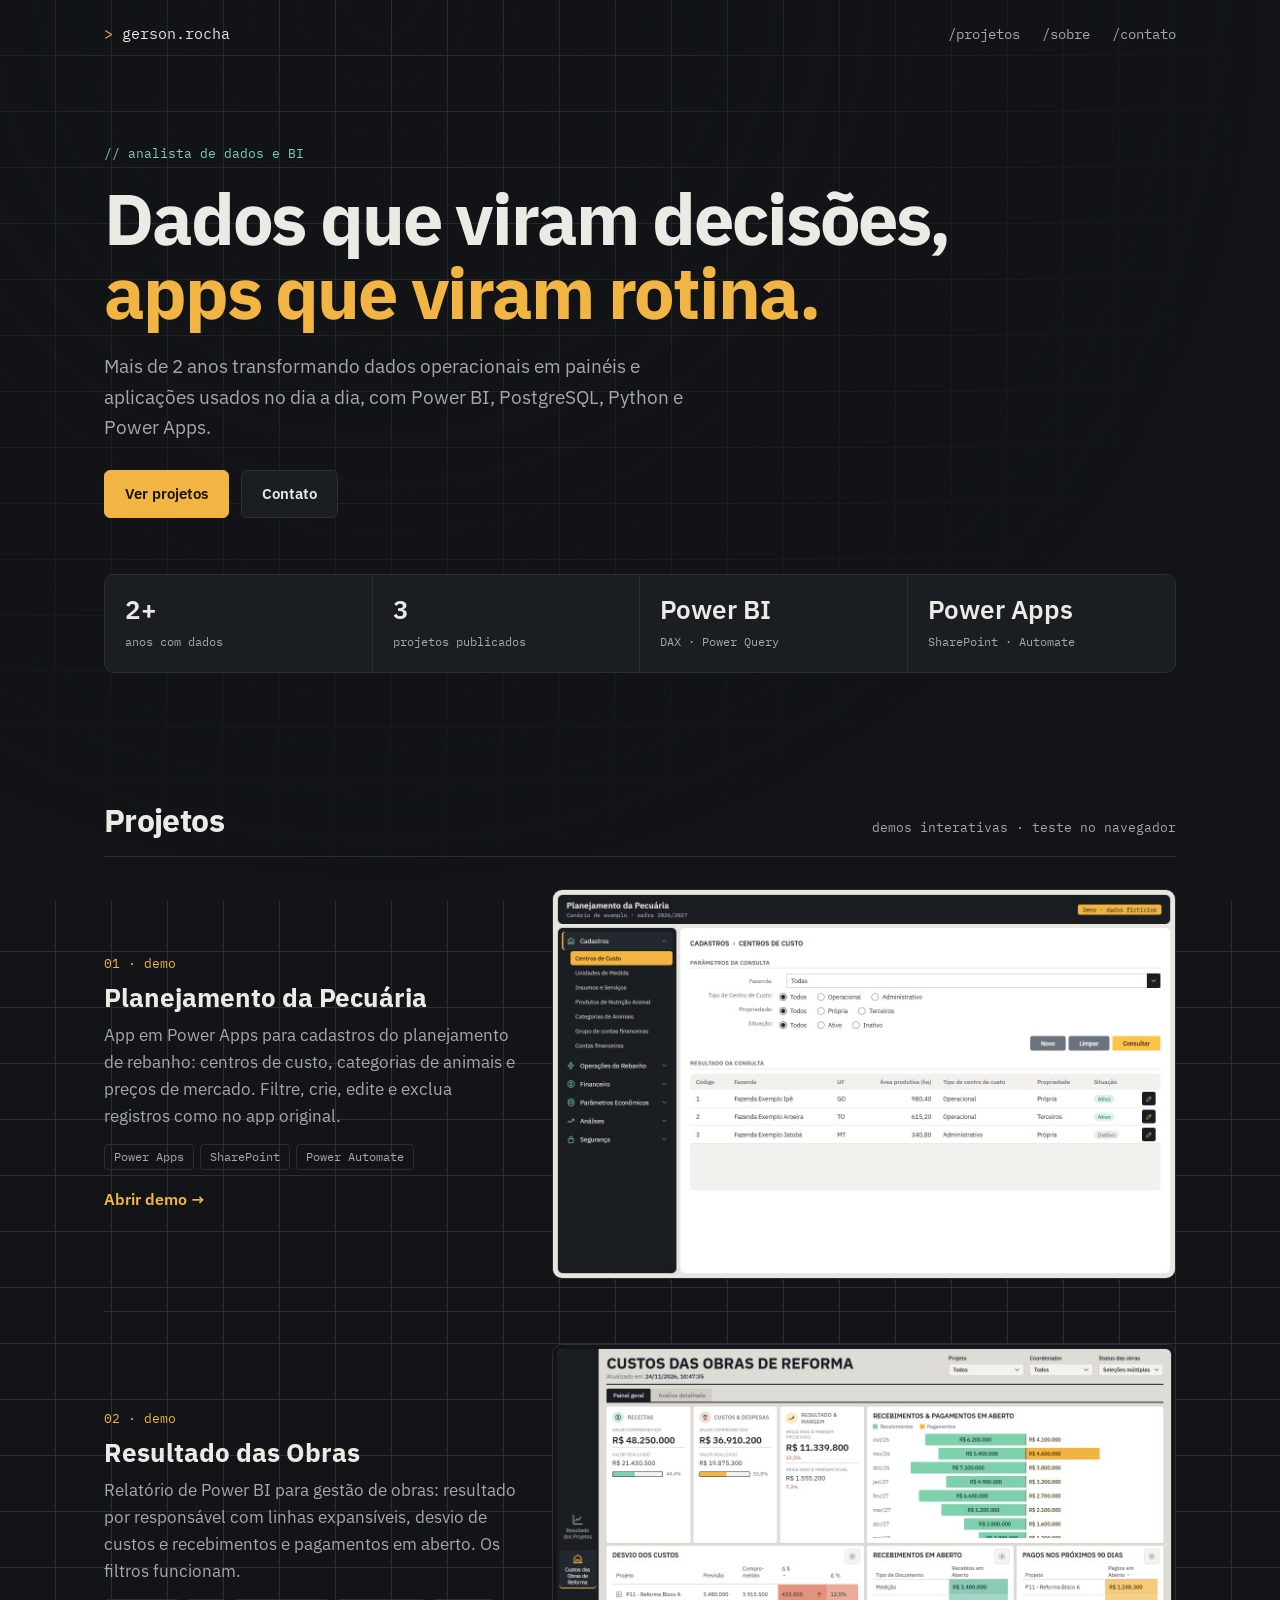
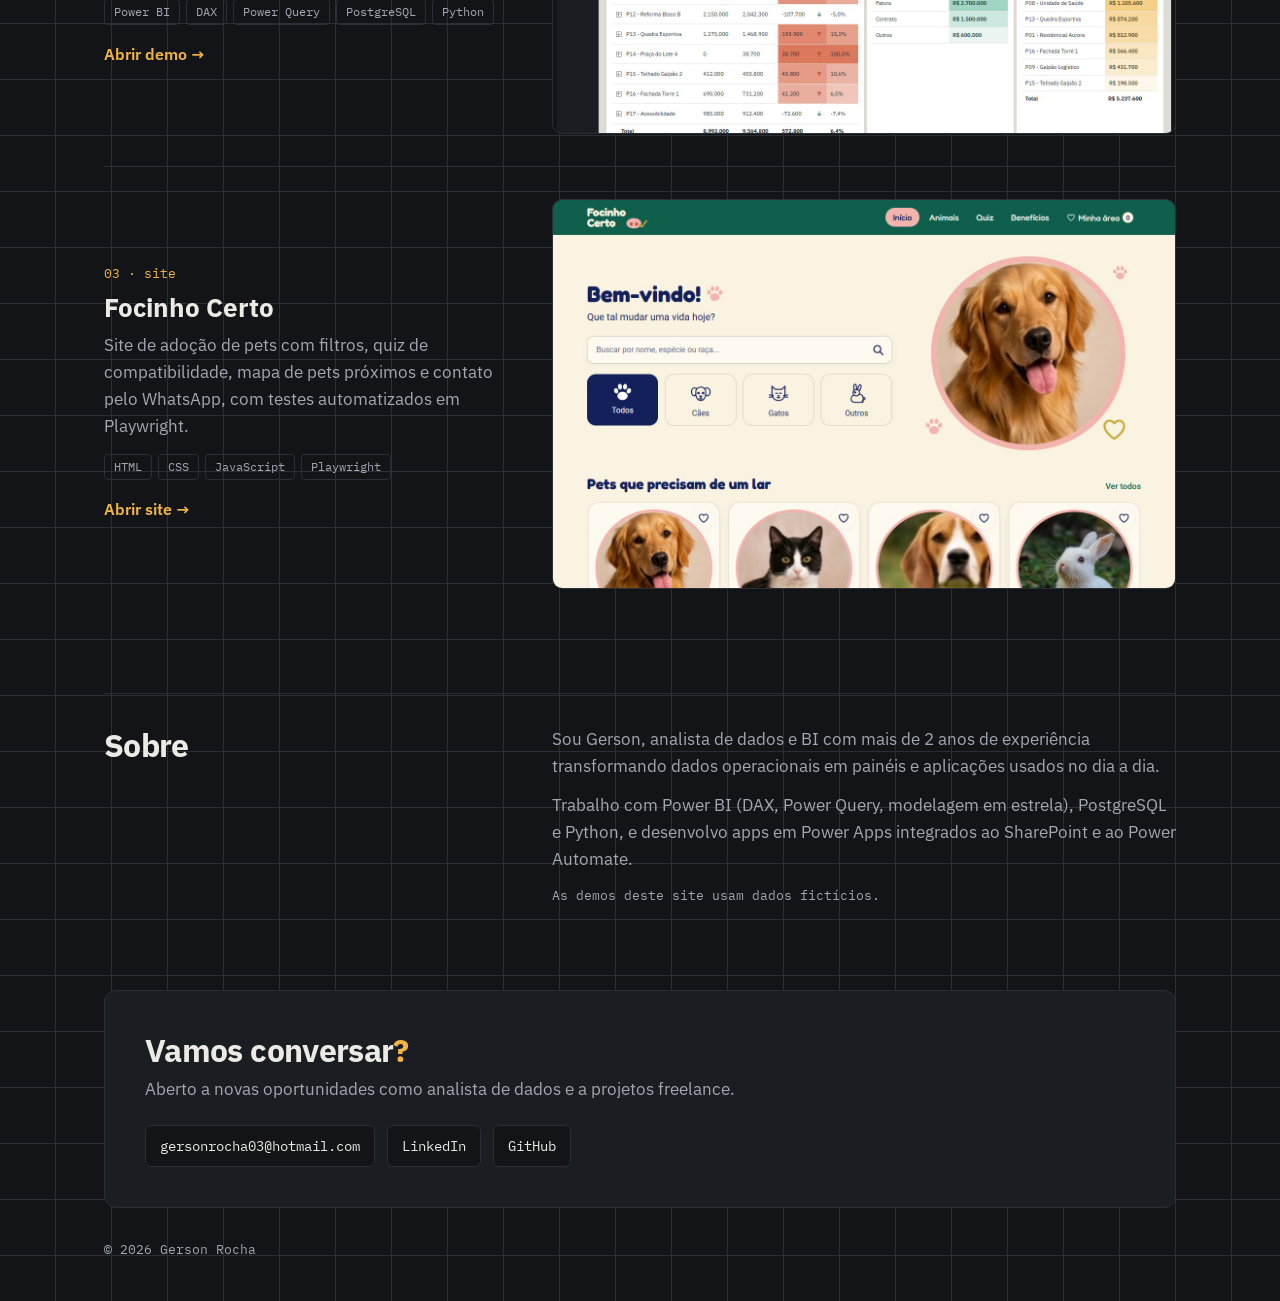
<file: index.html>
<!DOCTYPE html>
<html lang="pt-BR"><head><meta charset="UTF-8"><meta name="viewport" content="width=device-width,initial-scale=1">
<title>Gerson Rocha · Analista de Dados e BI</title>
<meta name="description" content="Portfólio de Gerson Rocha, analista de dados e BI: painéis em Power BI, apps em Power Apps e demos interativas para testar no navegador.">
<meta property="og:title" content="Gerson Rocha · Analista de Dados e BI">
<meta property="og:description" content="Dados que viram decisões, apps que viram rotina. Demos interativas de Power BI e Power Apps.">
<meta property="og:image" content="https://ayazin.github.io/portfolio/img/resultado-obras.jpg">
<meta name="theme-color" content="#121417">
<link rel="icon" href="data:image/svg+xml,%3Csvg xmlns='http://www.w3.org/2000/svg' viewBox='0 0 32 32'%3E%3Crect width='32' height='32' rx='6' fill='%23121417'/%3E%3Cpath d='M9 11l6 5-6 5' fill='none' stroke='%23f2b544' stroke-width='3' stroke-linecap='round' stroke-linejoin='round'/%3E%3Cpath d='M17 22h7' stroke='%23eceae4' stroke-width='3' stroke-linecap='round'/%3E%3C/svg%3E">
<link rel="preconnect" href="https://fonts.googleapis.com">
<link href="https://fonts.googleapis.com/css2?family=IBM+Plex+Mono:wght@400;500&family=IBM+Plex+Sans:wght@400;600;700&display=swap" rel="stylesheet">
<link rel="stylesheet" href="style.css"></head><body>
<a class="pular" href="#conteudo">Pular para o conteúdo</a>
<div class="w">
<header class="topo"><a class="marca" href="#"><span aria-hidden="true">&gt;</span> gerson.rocha</a>
<nav aria-label="Seções"><a href="#projetos">/projetos</a><a href="#sobre">/sobre</a><a href="#contato">/contato</a></nav></header>

<main id="conteudo">
<section class="hero" aria-labelledby="titulo">
  <p class="kick">// analista de dados e BI</p>
  <h1 id="titulo">Dados que viram decisões, <span>apps que viram rotina.</span></h1>
  <p class="lead">Mais de 2 anos transformando dados operacionais em painéis e aplicações usados no dia a dia, com Power BI, PostgreSQL, Python e Power Apps.</p>
  <div class="cta"><a class="btn p" href="#projetos">Ver projetos</a><a class="btn" href="#contato">Contato</a></div>
  <ul class="kpis" aria-label="Resumo">
    <li><b>2+</b><small>anos com dados</small></li>
    <li><b>3</b><small>projetos publicados</small></li>
    <li><b>Power BI</b><small>DAX · Power Query</small></li>
    <li><b>Power Apps</b><small>SharePoint · Automate</small></li>
  </ul>
</section>

<section id="projetos" aria-labelledby="t-proj">
  <div class="sh"><h2 id="t-proj">Projetos</h2><p>demos interativas · teste no navegador</p></div>

  <article class="proj">
    <div class="txt"><p class="idx">01 · demo</p><h3>Planejamento da Pecuária</h3>
      <p>App em Power Apps para cadastros do planejamento de rebanho: centros de custo, categorias de animais e preços de mercado. Filtre, crie, edite e exclua registros como no app original.</p>
      <ul class="sk" aria-label="Tecnologias"><li>Power Apps</li><li>SharePoint</li><li>Power Automate</li></ul>
      <a class="lk" href="demos/pecuaria/index.html">Abrir demo <span aria-hidden="true">→</span></a></div>
    <a class="thumb" href="demos/pecuaria/index.html" tabindex="-1" aria-hidden="true"><img src="img/pecuaria.jpg" alt="" width="1280" height="800" loading="lazy"></a>
  </article>

  <article class="proj">
    <div class="txt"><p class="idx">02 · demo</p><h3>Resultado das Obras</h3>
      <p>Relatório de Power BI para gestão de obras: resultado por responsável com linhas expansíveis, desvio de custos e recebimentos e pagamentos em aberto. Os filtros funcionam.</p>
      <ul class="sk" aria-label="Tecnologias"><li>Power BI</li><li>DAX</li><li>Power Query</li><li>PostgreSQL</li><li>Python</li></ul>
      <a class="lk" href="demos/resultadosobras/index.html">Abrir demo <span aria-hidden="true">→</span></a></div>
    <a class="thumb" href="demos/resultadosobras/index.html" tabindex="-1" aria-hidden="true"><img src="img/resultado-obras.jpg" alt="" width="1280" height="800" loading="lazy"></a>
  </article>

  <article class="proj">
    <div class="txt"><p class="idx">03 · site</p><h3>Focinho Certo</h3>
      <p>Site de adoção de pets com filtros, quiz de compatibilidade, mapa de pets próximos e contato pelo WhatsApp, com testes automatizados em Playwright.</p>
      <ul class="sk" aria-label="Tecnologias"><li>HTML</li><li>CSS</li><li>JavaScript</li><li>Playwright</li></ul>
      <a class="lk" href="https://ayazin.github.io/focinho-certo/">Abrir site <span aria-hidden="true">→</span></a></div>
    <a class="thumb" href="https://ayazin.github.io/focinho-certo/" tabindex="-1" aria-hidden="true"><img src="img/focinho-certo.jpg" alt="" width="1280" height="800" loading="lazy"></a>
  </article>
</section>

<section id="sobre" class="sobre" aria-labelledby="t-sobre">
  <h2 id="t-sobre">Sobre</h2>
  <div>
    <p>Sou Gerson, analista de dados e BI com mais de 2 anos de experiência transformando dados operacionais em painéis e aplicações usados no dia a dia.</p>
    <p>Trabalho com Power BI (DAX, Power Query, modelagem em estrela), PostgreSQL e Python, e desenvolvo apps em Power Apps integrados ao SharePoint e ao Power Automate.</p>
    <p>As demos deste site usam dados fictícios.</p>
  </div>
</section>

<section id="contato" class="contato" aria-labelledby="t-contato">
  <h2 id="t-contato">Vamos conversar<span>?</span></h2>
  <p>Aberto a novas oportunidades como analista de dados e a projetos freelance.</p>
  <ul>
    <li><a href="mailto:gersonrocha03@hotmail.com">gersonrocha03@hotmail.com</a></li>
    <li><a href="https://www.linkedin.com/in/gerson-rocha-34302221a/">LinkedIn</a></li>
    <li><a href="https://github.com/Ayazin">GitHub</a></li>
  </ul>
</section>
</main>

<footer>© 2026 Gerson Rocha</footer>
</div></body></html>
</file>
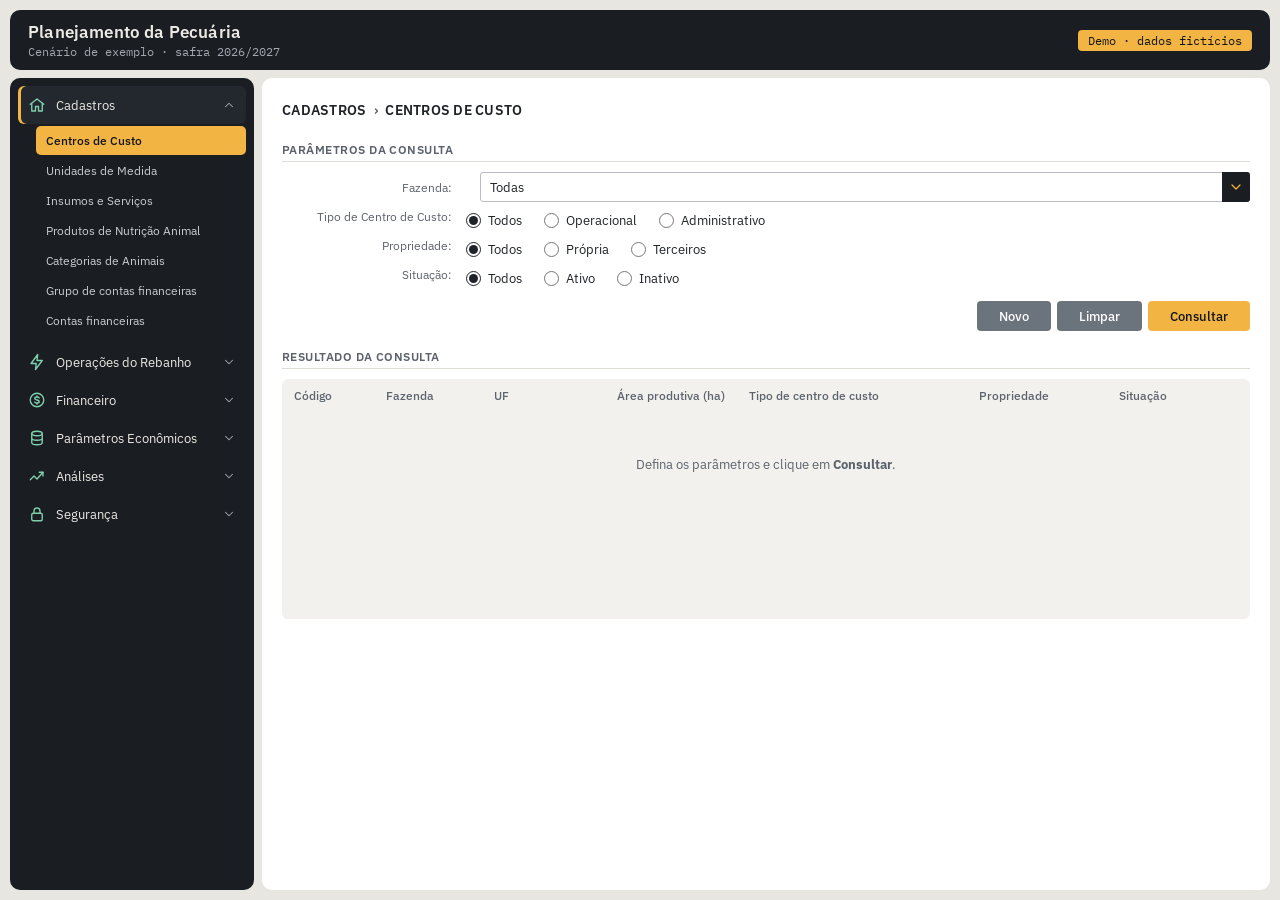
<file: demos/pecuaria/index.html>
<!DOCTYPE html>
<html lang="pt-BR"><head><meta charset="UTF-8"><meta name="viewport" content="width=device-width,initial-scale=1">
<title>Planejamento da Pecuária · Demo</title>
<link rel="icon" href="data:image/svg+xml,%3Csvg xmlns='http://www.w3.org/2000/svg' viewBox='0 0 32 32'%3E%3Crect width='32' height='32' rx='6' fill='%23121417'/%3E%3Cpath d='M9 11l6 5-6 5' fill='none' stroke='%23f2b544' stroke-width='3' stroke-linecap='round' stroke-linejoin='round'/%3E%3Cpath d='M17 22h7' stroke='%23eceae4' stroke-width='3' stroke-linecap='round'/%3E%3C/svg%3E">
<link rel="preconnect" href="https://fonts.googleapis.com">
<link href="https://fonts.googleapis.com/css2?family=IBM+Plex+Mono:wght@400;500&family=IBM+Plex+Sans:wght@400;500;600&display=swap" rel="stylesheet">
<link rel="stylesheet" href="style.css"></head><body>
<header class="top">
  <div><h1>Planejamento da Pecuária</h1><p>Cenário de exemplo · safra 2026/2027</p></div>
  <span class="demo">Demo · dados fictícios</span>
</header>
<div class="app">
  <nav id="nav" aria-label="Módulos do app"></nav>
  <main id="main"></main>
</div>
<div class="mo" id="mo" hidden>
  <div class="md" role="dialog" aria-modal="true" aria-labelledby="mt">
    <div class="mh"><h2 id="mt"></h2><button class="x" id="mx" type="button" aria-label="Fechar"></button></div>
    <p class="sec">Informações do cadastro</p>
    <div class="f" id="mf"></div>
    <div class="ft" id="mb"></div>
  </div>
</div>
<div class="toast" id="ts" role="status" aria-live="polite"></div>
<script src="script.js"></script></body></html>
</file>
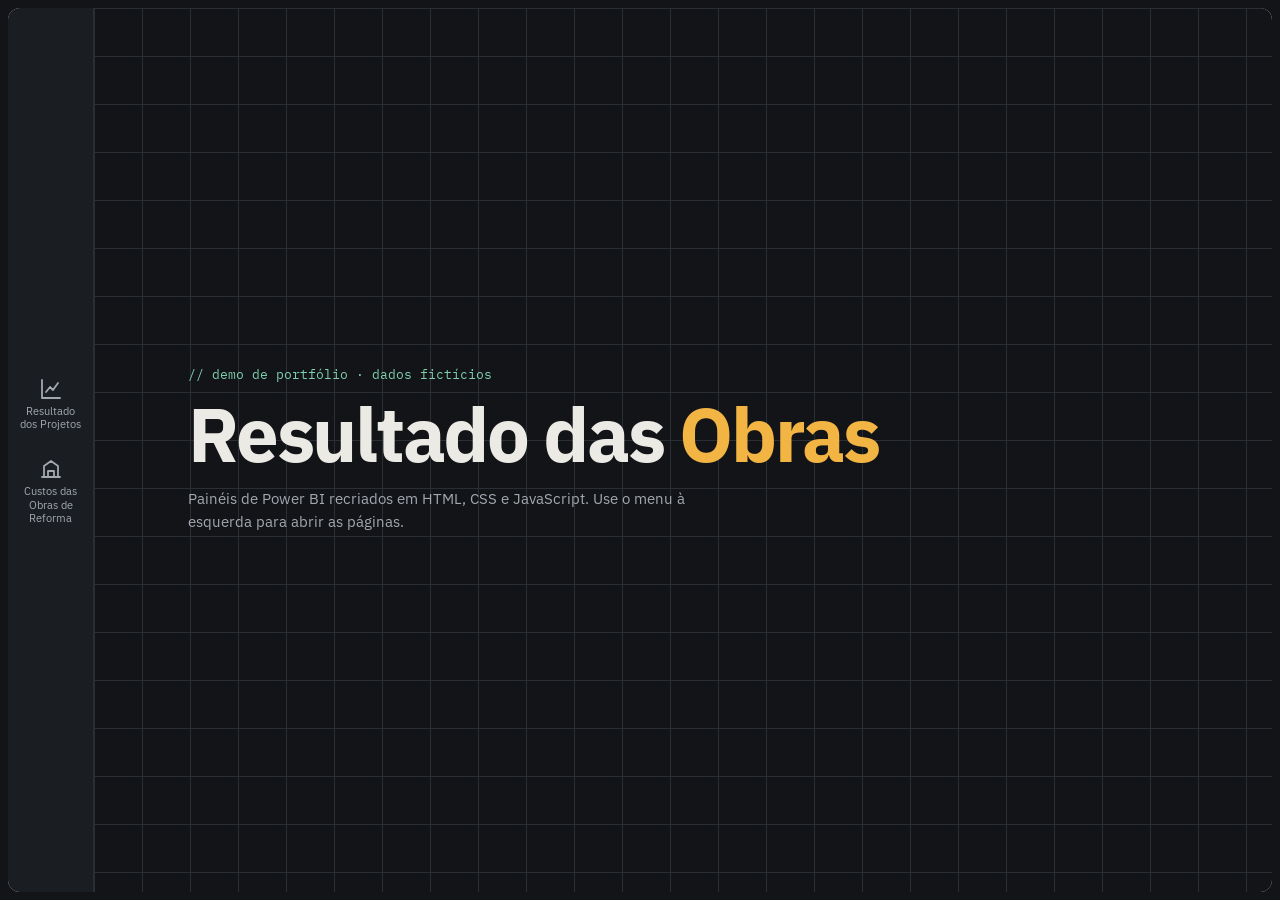
<file: demos/resultadosobras/index.html>
<!DOCTYPE html>
<html lang="pt-BR"><head><meta charset="UTF-8"><meta name="viewport" content="width=device-width,initial-scale=1">
<title>Resultado das Obras · Demo</title>
<link rel="icon" href="data:image/svg+xml,%3Csvg xmlns='http://www.w3.org/2000/svg' viewBox='0 0 32 32'%3E%3Crect width='32' height='32' rx='6' fill='%23121417'/%3E%3Cpath d='M9 11l6 5-6 5' fill='none' stroke='%23f2b544' stroke-width='3' stroke-linecap='round' stroke-linejoin='round'/%3E%3Cpath d='M17 22h7' stroke='%23eceae4' stroke-width='3' stroke-linecap='round'/%3E%3C/svg%3E">
<link rel="preconnect" href="https://fonts.googleapis.com">
<link href="https://fonts.googleapis.com/css2?family=IBM+Plex+Mono:wght@400;500&family=IBM+Plex+Sans:wght@400;500;600;700&display=swap" rel="stylesheet">
<link rel="stylesheet" href="style.css">
</head><body>
<div class="frame"><div class="app">
<aside class="nv">
<button type="button" class="flt" id="flt" aria-label="Mostrar ou ocultar filtros"><svg viewBox="0 0 24 24" aria-hidden="true"><path d="M3 4h18l-7 8.5V19l-4 2v-8.5z"/></svg>Filtros</button>
<nav id="nav" aria-label="Páginas do relatório"><button type="button" data-p="res"><svg viewBox="0 0 24 24" aria-hidden="true"><path d="M3 3v18h18"/><path d="M7 15l4-5 3 3 5-7"/></svg>Resultado<br>dos Projetos</button>
<button type="button" data-p="obras"><svg viewBox="0 0 24 24" aria-hidden="true"><path d="M3 20h18M5 20V9l7-5 7 5v11"/><path d="M9 20v-6h6v6"/></svg>Custos das<br>Obras de<br>Reforma</button></nav>
</aside>
<main>
<section id="capa" class="pg on" aria-label="Capa"><div class="cv">
<div class="ct"><p>// demo de portfólio · dados fictícios</p><h1>Resultado das <span>Obras</span></h1><span class="sub">Painéis de Power BI recriados em HTML, CSS e JavaScript. Use o menu à esquerda para abrir as páginas.</span></div></div></section>

<section id="res" class="pg" aria-labelledby="t-res">
<div class="top"><div><h1 id="t-res">Resultado dos Projetos</h1><p>Atualizado em: <b class="dt"></b></p></div>
<div class="fl" id="flr"><label>Responsável e equipe<select id="fResp"></select></label><label>Projeto<select id="fPr"></select></label><label>Doctos a realizar<select><option>Todos</option></select></label><label>Status dos projetos<select id="fSt"><option>Todos</option><option>A</option><option>EP</option></select></label><label>Status das obras<select><option>Todos</option></select></label></div></div>
<div class="kpis" id="kpis"></div>
<div class="card big"><h2>Relação de projetos</h2><div class="sc"><table id="mx"></table></div><div class="rod">Para mais informações, selecione um item na tabela acima e clique aqui.</div></div>
</section>

<section id="obras" class="pg" aria-labelledby="t-obras">
<div class="top"><div><h1 id="t-obras">Custos das Obras de Reforma</h1><p>Atualizado em: <b class="dt"></b></p></div>
<div class="fl"><label>Projeto<select id="fPj"></select></label><label>Coordenador<select id="fCo"></select></label><label>Status das obras<select><option>Seleções múltiplas</option></select></label></div></div>
<div class="tabs"><span class="on">Painel geral</span><span>Análise detalhada</span></div>
<div class="ob">
<div class="kpo" id="kpo"></div>
<div class="card chc"><h2>Recebimentos &amp; pagamentos em aberto</h2><div class="lg"><span class="a">Recebimentos</span><span class="b">Pagamentos</span></div><div id="ch" class="ch" tabindex="0" role="region" aria-label="Gráfico de recebimentos e pagamentos por mês"></div></div>
<div class="card dvc"><h2>Desvio dos custos</h2><button type="button" class="gear" aria-label="Configurar desvio dos custos"><svg viewBox="0 0 24 24" aria-hidden="true"><circle cx="12" cy="12" r="3"/><path d="M12 2v3M12 19v3M2 12h3M19 12h3M4.9 4.9l2.1 2.1M17 17l2.1 2.1M4.9 19.1L7 17M17 7l2.1-2.1"/></svg></button><div class="sc"><table id="dv"></table></div></div>
<div class="bt">
<div class="card rc"><h2>Recebimentos em aberto</h2><button type="button" class="gear" id="gr" aria-label="Configurar recebimentos"><svg viewBox="0 0 24 24" aria-hidden="true"><circle cx="12" cy="12" r="3"/><path d="M12 2v3M12 19v3M2 12h3M19 12h3M4.9 4.9l2.1 2.1M17 17l2.1 2.1M4.9 19.1L7 17M17 7l2.1-2.1"/></svg></button><table id="rb"></table>
<div class="ov" id="ov"><div class="pop" role="dialog" aria-labelledby="t-pop"><h3 id="t-pop">Configuração dos recebimentos <button type="button" id="px" aria-label="Fechar configuração"><svg viewBox="0 0 24 24" aria-hidden="true"><path d="M6 6l12 12M18 6L6 18"/></svg></button></h3><div class="pb"><label>Visualizar valores por:<select id="vv"><option>Tipo de Documento</option><option>Projeto</option></select></label><label>Ver recebimentos em aberto:<select id="vt"><option>Tudo</option><option>Vencidos</option><option>A vencer</option></select></label></div></div></div></div>
<div class="card pc"><h2>Pagos nos próximos 90 dias</h2><button type="button" class="gear" aria-label="Configurar pagamentos"><svg viewBox="0 0 24 24" aria-hidden="true"><circle cx="12" cy="12" r="3"/><path d="M12 2v3M12 19v3M2 12h3M19 12h3M4.9 4.9l2.1 2.1M17 17l2.1 2.1M4.9 19.1L7 17M17 7l2.1-2.1"/></svg></button><div class="sc"><table id="pg"></table></div></div>
</div></div>
</section></main></div></div>
<script src="script.js"></script></body></html>
</file>
<file: style.css>
/* Portfólio · Direção B: grafite, âmbar e menta, IBM Plex. Tokens documentados no CLAUDE.md. */
:root{--bg:#121417;--bg2:#1a1d22;--bg3:#23272e;--line:#2a2f36;--ink:#eceae4;--mut:#a3a8b0;--ac:#f2b544;--ac2:#7fd1ae}
*{margin:0;padding:0;box-sizing:border-box}
html{scroll-behavior:smooth}
body{font-family:'IBM Plex Sans',system-ui,sans-serif;background:var(--bg);color:var(--ink);line-height:1.6;font-size:17px;
  background-image:linear-gradient(var(--line) 1px,transparent 1px),linear-gradient(90deg,var(--line) 1px,transparent 1px);background-size:56px 56px;background-position:-1px -1px}
body::before{content:"";position:fixed;inset:0;background:radial-gradient(ellipse at 30% 0%,#12141700 0%,var(--bg) 70%);pointer-events:none;z-index:0}
.w{max-width:1120px;margin:auto;padding:0 24px;position:relative;z-index:1}
a{color:inherit}
:focus-visible{outline:2px solid var(--ac);outline-offset:3px;border-radius:2px}
.pular{position:absolute;left:16px;top:-60px;background:var(--ac);color:var(--bg);padding:8px 14px;border-radius:6px;font-weight:600;z-index:5;text-decoration:none}
.pular:focus{top:12px}
ul{list-style:none}

.topo{display:flex;justify-content:space-between;align-items:center;padding:22px 0;gap:16px}
.marca{font-family:'IBM Plex Mono',monospace;text-decoration:none;font-size:15px}.marca span{color:var(--ac)}
.topo nav{display:flex;gap:22px}
.topo nav a{color:var(--mut);text-decoration:none;font-size:14px;font-family:'IBM Plex Mono',monospace}
.topo nav a:hover{color:var(--ac)}

.hero{padding:76px 0 40px}
.kick,.idx{font-family:'IBM Plex Mono',monospace;font-size:13px;color:var(--ac2)}
h1{font-weight:700;font-size:clamp(38px,6.4vw,72px);line-height:1.03;letter-spacing:-.03em;margin-top:16px;max-width:900px}
h1 span{color:var(--ac)}
.lead{color:var(--mut);font-size:19px;max-width:620px;margin-top:22px}
.cta{margin-top:28px;display:flex;gap:12px;flex-wrap:wrap}
.btn{padding:11px 20px;border-radius:6px;border:1px solid var(--line);background:var(--bg2);text-decoration:none;font-weight:600;font-size:15px}
.btn:hover{border-color:var(--mut)}
.btn.p{background:var(--ac);border-color:var(--ac);color:#17130a}.btn.p:hover{filter:brightness(1.06)}
.kpis{display:grid;grid-template-columns:repeat(4,1fr);border:1px solid var(--line);border-radius:10px;background:var(--bg2);margin-top:56px}
.kpis li{padding:18px 20px;border-right:1px solid var(--line)}.kpis li:last-child{border:0}
.kpis b{display:block;font-size:26px;font-weight:600;line-height:1.3}
.kpis small{color:var(--mut);font-family:'IBM Plex Mono',monospace;font-size:12px}

h2{font-size:32px;font-weight:700;letter-spacing:-.02em;line-height:1.2}
.sh{display:flex;justify-content:space-between;align-items:baseline;gap:8px;margin:88px 0 16px}
.sh p{color:var(--mut);font-family:'IBM Plex Mono',monospace;font-size:13px}
.proj{display:grid;grid-template-columns:1fr 1.5fr;gap:32px;padding:32px 0;border-top:1px solid var(--line);align-items:center}
.proj h3{font-size:26px;font-weight:700;margin:6px 0 8px;line-height:1.25}
.proj .txt>p:not(.idx){color:var(--mut)}
.idx{color:var(--ac)}
.sk{display:flex;flex-wrap:wrap;gap:6px;margin:14px 0 16px}
.sk li{font-family:'IBM Plex Mono',monospace;font-size:12px;padding:2px 9px;border:1px solid var(--line);border-radius:4px;color:var(--mut)}
.lk{color:var(--ac);font-weight:600;text-decoration:none;font-size:16px}
.lk:hover{text-decoration:underline;text-underline-offset:4px}
.thumb{display:block;border:1px solid var(--line);border-radius:10px;overflow:hidden;background:var(--bg2);aspect-ratio:16/10;transition:transform .2s,border-color .2s}
.thumb img{width:100%;height:100%;object-fit:cover;object-position:top left;display:block}
.proj:hover .thumb{border-color:var(--mut);transform:translateY(-2px)}

.sobre{display:grid;grid-template-columns:1fr 1.5fr;gap:32px;margin-top:72px;padding-top:32px;border-top:1px solid var(--line)}
.sobre p{color:var(--mut);margin-bottom:12px}.sobre p:last-child{font-family:'IBM Plex Mono',monospace;font-size:13px}

.contato{margin:72px 0 0;padding:40px;border:1px solid var(--line);border-radius:12px;background:var(--bg2)}
.contato h2 span{color:var(--ac)}
.contato>p{color:var(--mut);margin-top:6px}
.contato ul{display:flex;flex-wrap:wrap;gap:12px;margin-top:22px}
.contato a{font-family:'IBM Plex Mono',monospace;font-size:14px;text-decoration:none;border:1px solid var(--line);padding:9px 14px;border-radius:6px;display:inline-block;background:var(--bg)}
.contato a:hover{border-color:var(--ac);color:var(--ac)}
footer{padding:32px 0 40px;color:var(--mut);font-size:13px;font-family:'IBM Plex Mono',monospace}

@media(max-width:900px){
  .proj,.sobre{grid-template-columns:1fr;gap:18px}
  .proj .thumb{order:-1}
  .kpis{grid-template-columns:1fr 1fr}.kpis li:nth-child(2){border-right:0}.kpis li:nth-child(-n+2){border-bottom:1px solid var(--line)}
  .kpis b{font-size:20px}
  .topo nav{display:none}
  .hero{padding:44px 0 24px}.lead{font-size:17px}
  .sh{flex-direction:column;margin-top:64px}
  .contato{padding:24px}
}
@media(prefers-reduced-motion:reduce){html{scroll-behavior:auto}.thumb{transition:none}}
</file>
<file: demos/pecuaria/style.css>
/* Identidade do portfólio (Direção B): grafite, âmbar e menta, IBM Plex. */
:root{
  --bg:#121417;--bg2:#1a1d22;--bg3:#23272e;--line:#2a2f36;--ink:#eceae4;--mut:#a3a8b0;
  --ac:#f2b544;--ac-d:#8a5a00;--ac2:#7fd1ae;
  --canvas:#e7e6e1;--card:#fff;--txt:#1f2329;--txt2:#5c636d;--hair:#dddcd6;--head:#f2f1ed;--zebra:#fafaf8;
  --gr:#6b737d;--neg:#b23a2a
}
*{margin:0;padding:0;box-sizing:border-box}
body{font-family:'IBM Plex Sans',system-ui,sans-serif;background:var(--canvas);color:var(--txt);height:100vh;display:flex;flex-direction:column;padding:10px;gap:8px;font-size:13px}
button,input,select{font:inherit;color:inherit}
.i{width:18px;height:18px;fill:none;stroke:currentColor;stroke-width:1.8;stroke-linecap:round;stroke-linejoin:round;flex-shrink:0}
.sr{position:absolute;width:1px;height:1px;overflow:hidden;clip:rect(0 0 0 0);white-space:nowrap}
:focus-visible{outline:2px solid var(--ac);outline-offset:2px}

/* Barra superior */
.top{background:var(--bg2);color:var(--ink);border-radius:10px;padding:11px 18px;display:flex;align-items:center;gap:16px;flex-wrap:wrap}
.top h1{font-size:17px;font-weight:600;letter-spacing:.01em}
.top p{font-family:'IBM Plex Mono',monospace;font-size:11.5px;color:var(--mut);margin-top:1px}
.demo{margin-left:auto;font-family:'IBM Plex Mono',monospace;font-size:11.5px;color:var(--bg);background:var(--ac);padding:3px 10px;border-radius:4px}

/* Estrutura */
.app{flex:1;display:flex;gap:8px;min-height:0}
nav{width:244px;background:var(--bg2);border-radius:10px;padding:8px;color:var(--ink);overflow:auto;flex-shrink:0}
nav .g{display:flex;align-items:center;gap:10px;width:100%;padding:10px 10px;border:0;border-radius:6px;background:none;cursor:pointer;font-size:13px;text-align:left;color:var(--ink)}
nav .g:hover{background:var(--bg3)}
nav .g.cur{background:var(--bg3);box-shadow:inset 3px 0 0 var(--ac)}
nav .g .i{color:var(--ac2)}
nav .g .cv{margin-left:auto;width:14px;height:14px;color:var(--mut);transition:transform .2s}
nav .g .cv.up{transform:rotate(180deg)}
nav .sub{padding:2px 0 8px 18px;display:grid;gap:1px}
nav .sub button{display:block;width:100%;text-align:left;padding:7px 10px;font-size:12px;border:0;border-radius:5px;background:none;cursor:pointer;color:#c9ccd1}
nav .sub button:hover{background:var(--bg3);color:var(--ink)}
nav .sub button[aria-current]{background:var(--ac);color:var(--bg);font-weight:500}
main{flex:1;background:var(--card);border-radius:10px;padding:16px 20px;overflow:auto;position:relative;min-width:0;outline:0}

/* Conteúdo */
.bc{display:flex;align-items:center;gap:12px;margin-bottom:16px;min-height:32px}
.bc h2{font-size:13.5px;font-weight:600;text-transform:uppercase;letter-spacing:.02em}
.bc h2 span{color:var(--txt2);margin:0 4px}
.bc .b{margin-left:auto}
.sec{font-size:11.5px;font-weight:600;text-transform:uppercase;letter-spacing:.04em;color:var(--txt2);border-bottom:1px solid var(--hair);padding-bottom:4px;margin:0 0 10px}
.row{display:flex;align-items:center;gap:14px;margin:7px 0;border:0}
.row .lb,.row legend{width:170px;text-align:right;color:var(--txt2);font-size:12px;flex-shrink:0;float:left;margin-right:14px}
fieldset.row{display:block;overflow:hidden}
fieldset.row .ops{display:flex;gap:22px;align-items:center;min-height:22px}
.o{display:flex;align-items:center;gap:7px;cursor:pointer;font-size:12.5px}
.o input{accent-color:var(--txt);width:15px;height:15px}
.sel{position:relative;flex:1;display:flex}
.sel select{flex:1;appearance:none;border:1px solid #b9bcc2;border-radius:3px;background:#fff;padding:6px 34px 6px 9px;font-size:12.5px;cursor:pointer}
.sel .i{position:absolute;right:0;top:0;bottom:0;height:100%;width:28px;padding:6px;background:var(--bg2);color:var(--ac);border-radius:0 3px 3px 0;pointer-events:none}
input[type=text],input[type=number]{border:1px solid #b9bcc2;border-radius:3px;padding:6px 9px;font-size:12.5px;background:#fff;width:100%}
.btns{display:flex;justify-content:flex-end;gap:6px;margin:12px 0 18px}
.b{display:inline-flex;align-items:center;gap:6px;border:0;padding:7px 22px;border-radius:4px;color:#fff;background:var(--gr);cursor:pointer;font-size:12.5px;font-weight:500}
.b .i{width:15px;height:15px}
.b:hover{filter:brightness(1.08)}
.b.p{background:var(--ac);color:var(--bg)}
.b.d{background:var(--neg);margin-right:auto}

/* Tabelas */
.tb{background:var(--head);border-radius:6px;min-height:240px;overflow:auto}
.tb table{width:100%;border-collapse:collapse}
.tb th{font-weight:500;text-align:left;padding:9px 12px;font-size:12px;color:var(--txt2);white-space:nowrap}
.tb td{padding:8px 12px;font-size:12.5px;background:#fff;border-bottom:1px solid var(--hair);white-space:nowrap}
.tb tbody tr:hover td{background:#fdf6e6}
.tb .n{text-align:right;font-variant-numeric:tabular-nums}
.tb .ac{width:1%;text-align:right;padding:4px 10px}
.tb .nd{color:var(--txt2);text-align:center}
.tb tr.ed td{background:#fdf6e6}
.tb tr.ed input{width:120px;text-align:right;padding:4px 8px}
.mut{color:var(--txt2);font-size:12px}
.st{display:inline-block;padding:1px 8px;border-radius:99px;font-size:11.5px;background:#ececea;color:var(--txt2)}
.st.on{background:#dcf3e9;color:#1d6b4e}
.dica{padding:44px 12px;text-align:center;color:var(--txt2);font-size:12.5px}
.ib{width:28px;height:28px;border:0;border-radius:4px;background:var(--bg2);color:var(--ac);display:inline-flex;align-items:center;justify-content:center;cursor:pointer;margin-left:4px}
.ib .i{width:15px;height:15px}
.ib.ok{background:#1d6b4e;color:#fff}.ib.no{background:var(--gr);color:#fff}
.vazio{padding:60px 20px;text-align:center;color:var(--txt2);font-size:13px;line-height:1.9;background:var(--head);border-radius:6px}

/* Modal */
.mo{position:fixed;inset:0;background:#121417b3;display:flex;align-items:center;justify-content:center;z-index:9;padding:16px}
.mo[hidden]{display:none}
.md{background:#fff;border-radius:8px;width:min(520px,100%);overflow:hidden;box-shadow:0 20px 50px #0006}
.mh{display:flex;align-items:center;padding:12px 16px;border-bottom:1px solid var(--hair)}
.mh h2{font-size:13px;font-weight:600;text-transform:uppercase;letter-spacing:.02em}
.x{margin-left:auto;border:0;background:none;color:var(--neg);cursor:pointer;width:28px;height:28px;display:flex;align-items:center;justify-content:center;border-radius:4px}
.x:hover{background:#f6e7e4}
.md .sec{margin:14px 16px 0}
.md .f{padding:12px 16px 4px;display:grid;grid-template-columns:1fr 1fr;gap:10px 14px}
.fd{display:grid;gap:4px}.fd.w2{grid-column:1/-1}
.fd label{font-size:11.5px;color:var(--txt2)}
.md .ft{padding:14px 16px;display:flex;gap:6px;justify-content:flex-end}
.toast{position:fixed;bottom:18px;left:50%;transform:translate(-50%,10px);background:var(--bg2);color:var(--ink);padding:9px 16px;border-radius:6px;opacity:0;transition:.25s;pointer-events:none;z-index:10;font-size:12.5px;border-left:3px solid var(--ac)}
.toast.on{opacity:1;transform:translate(-50%,0)}

@media(max-width:760px){
  body{height:auto;min-height:100vh}
  .app{flex-direction:column}
  nav{width:auto;max-height:none}
  main{padding:14px}
  .row{flex-wrap:wrap;gap:6px}
  .row .lb,.row legend{width:100%;text-align:left;float:none;margin:0 0 4px}
  fieldset.row .ops{flex-wrap:wrap;gap:6px 16px}
  .md .f{grid-template-columns:1fr}
  .btns{flex-wrap:wrap}
}
</file>
<file: demos/resultadosobras/style.css>
/* Identidade do portfólio (Direção B): grafite, âmbar e menta, IBM Plex.
   Estrutura de relatório Power BI: tela cinza, cartões brancos, títulos de visual. */
:root{
  --bg:#121417;--bg2:#1a1d22;--bg3:#23272e;--line:#2a2f36;--ink:#eceae4;--mut:#a3a8b0;--ac:#f2b544;--ac2:#7fd1ae;
  --canvas:#dedcd6;--card:#fff;--txt:#1f2329;--txt2:#474d55;--hair:#e3e2dd;--row:#f5f4f0;--grp:#eceae4;
  --k-rec:#d4efe3;--k-cus:#f7dcd3;--k-est:#ece5d3;--k-res:#fcebc2;--k-mg:#e2e4e8;--k-ind:#e2e4e8;
  --c-rec:#7fd1ae;--c-pag:#f2b544;
  --neg:#b23a2a;--pos:#1d6b4e;--ep:#a0570f
}
*{margin:0;padding:0;box-sizing:border-box}
body{font-family:'IBM Plex Sans',system-ui,sans-serif;background:var(--bg);color:var(--txt);font-size:12px;padding:8px}
button,select{font:inherit}
svg{fill:none;stroke:currentColor;stroke-width:1.8;stroke-linecap:round;stroke-linejoin:round}
:focus-visible{outline:2px solid var(--ac);outline-offset:2px}
.frame{max-width:1500px;margin:auto}
.app{display:flex;min-height:calc(100vh - 16px);background:var(--canvas);border-radius:12px;overflow:hidden;position:relative}

/* Barra de navegação */
.nv{width:86px;background:var(--bg2);color:var(--ink);display:flex;flex-direction:column;align-items:center;flex-shrink:0;padding:16px 0 14px;position:relative;border-right:1px solid var(--line)}
.nv svg{width:24px;height:24px;display:block;margin:0 auto 4px}
.flt{background:none;border:0;color:var(--ink);font-weight:500;font-size:11px;cursor:pointer;display:none}
.flt svg{width:26px;height:26px;color:var(--ac)}
.app.r .flt{display:block}
#nav{margin:auto 0;display:flex;flex-direction:column;gap:14px}
#nav button{background:none;border:0;color:var(--mut);font-size:10.5px;line-height:1.25;cursor:pointer;padding:6px 4px;text-align:center;border-radius:6px;width:76px}
#nav button:hover{color:var(--ink);background:var(--bg3)}
#nav button.on{color:var(--ink);background:var(--bg3);box-shadow:inset 0 -2px 0 var(--ac)}
#nav button.on svg{color:var(--ac)}

main{flex:1;padding:12px 16px;overflow:auto;min-width:0;position:relative}
.pg{display:none}.pg.on{display:block}

/* Capa */
#capa.on{height:100%;position:absolute;inset:0}
.cv{height:100%;display:flex;align-items:center;padding:0 8%;background:var(--bg);
  background-image:linear-gradient(var(--line) 1px,transparent 1px),linear-gradient(90deg,var(--line) 1px,transparent 1px);background-size:48px 48px}
.ct p{font-family:'IBM Plex Mono',monospace;font-size:13px;color:var(--ac2)}
.ct h1{color:var(--ink);font-size:clamp(34px,6vw,76px);font-weight:700;letter-spacing:-.03em;line-height:1.02;margin:12px 0 14px}
.ct h1 span{color:var(--ac)}
.ct .sub{display:block;color:var(--mut);font-size:15px;max-width:520px;line-height:1.55}

/* Cabeçalho da página */
.top{display:flex;justify-content:space-between;gap:14px;flex-wrap:wrap;margin-bottom:8px;padding-bottom:8px;border-bottom:2px solid var(--bg2)}
.top h1{font-size:clamp(22px,2.6vw,32px);font-weight:700;color:var(--bg2);letter-spacing:-.01em;line-height:1.1;text-transform:uppercase}
.top p{font-size:11.5px;color:var(--txt2);margin-top:2px}.top p b{color:var(--txt);font-weight:600}
.fl{display:flex;gap:12px;flex-wrap:wrap;align-items:flex-start}.app.nf .fl#flr{display:none}
.fl label{font-size:11px;font-weight:600;display:grid;gap:4px;color:var(--txt)}
select{appearance:none;border:1px solid #c9c7c0;border-radius:2px;background:#f3f2ee url("data:image/svg+xml,%3Csvg xmlns='http://www.w3.org/2000/svg' width='10' height='6'%3E%3Cpath d='M1 1l4 4 4-4' fill='none' stroke='%235c636d' stroke-width='1.4'/%3E%3C/svg%3E") right 8px center no-repeat;padding:5px 26px 5px 8px;font-size:11px;color:var(--txt);min-width:130px;max-width:220px;cursor:pointer}

/* Cartões */
.card,.kp{background:var(--card);border-radius:4px;box-shadow:0 1px 2px #0000000f}
.card{padding:10px 12px;position:relative}
.card h2{font-size:13.5px;font-weight:600;color:var(--bg2);text-transform:uppercase;letter-spacing:.01em;margin-bottom:8px}
.kpis{display:grid;grid-template-columns:1.2fr 1.2fr .9fr 1.2fr .95fr 1.8fr;gap:6px;margin-bottom:6px}
.kp{padding:10px 12px}
.kp h3{font-size:11px;font-weight:500;color:var(--txt2);display:flex;align-items:center;gap:7px;margin-bottom:8px;text-transform:uppercase;letter-spacing:.02em}
.ic{width:24px;height:24px;border-radius:50%;display:inline-flex;align-items:center;justify-content:center;flex-shrink:0;color:var(--bg2)}
.ic svg{width:14px;height:14px}
.kp .v{font-size:20px;font-weight:600;display:block;white-space:nowrap;letter-spacing:-.01em;font-variant-numeric:tabular-nums}
.kp small{display:block;color:#5f656e;font-size:8.5px;text-transform:uppercase;letter-spacing:.04em;margin:1px 0 4px}
.kp hr{border:0;border-top:1px solid #c9c7c0;margin:3px 0 8px}
.kp .r{font-size:11px;margin:7px 0 0;color:var(--txt2)}.kp .r b{color:var(--txt);font-weight:600;font-variant-numeric:tabular-nums}
.ind{display:grid;grid-template-columns:repeat(3,1fr);gap:10px 8px}
.ind div b{font-size:20px;font-weight:500;display:block}.ind small{margin:0;font-size:8.5px}

/* Tabelas */
.sc{overflow:auto;max-height:430px}
table{border-collapse:collapse;width:100%;font-size:11px;white-space:nowrap;font-variant-numeric:tabular-nums}
th{font-weight:500;text-align:left;color:var(--txt2);padding:5px 8px;vertical-align:bottom;white-space:normal;line-height:1.25}
td{padding:5px 8px;text-align:left}
#mx thead th{border-bottom:1px solid #c9c7c0;position:sticky;top:0;background:#fff}
#mx th:first-child,#mx td:first-child{border-right:1px solid #b9b7b0}
#mx tr.g td{font-weight:600;background:var(--grp);border-top:1px solid #d6d4cd;font-size:11.5px}
#mx tr.p td{font-size:11px;padding:4px 8px}#mx tr.p:nth-child(even) td{background:var(--row)}
#mx tr.p td:first-child{padding-left:22px}
#mx tr.t td{font-weight:700;background:var(--grp);border-top:1.5px solid var(--bg2);font-size:11.5px}
.ex{display:inline-flex;vertical-align:-2px;margin-right:7px;color:var(--txt2);background:none;border:0;padding:0;cursor:pointer}
.bx{width:11px;height:11px;stroke-width:1.1}
.stA{color:var(--pos);font-weight:600}.stEP{color:var(--ep);font-weight:600}.neg{color:var(--neg)}
.rod{background:var(--row);text-align:center;color:#5f656e;padding:8px;margin-top:4px;font-size:11.5px}

/* Página de obras */
.tabs{display:flex;border-bottom:2px solid var(--bg2);margin:6px 0 8px}
.tabs span{padding:6px 14px;background:#cfcdc6;color:#2f343a;font-size:12px;margin-right:2px;border-radius:3px 3px 0 0}
.tabs span.on{background:var(--bg2);color:var(--ink)}
.ob{display:grid;grid-template-columns:1fr 1.15fr;gap:6px}
.kpo{grid-column:1;grid-row:1;display:grid;grid-template-columns:repeat(3,1fr);gap:6px}
.chc{grid-column:2;grid-row:1}.dvc{grid-column:1;grid-row:2}
.bt{grid-column:2;grid-row:2;display:grid;grid-template-columns:1fr 1fr;gap:6px}
.kpo .kp .v{font-size:19px}
.kpo .kp .s{font-variant-numeric:tabular-nums}
.bar{height:11px;border:1px solid var(--bg2);border-radius:2px;overflow:hidden;width:70%;display:inline-block;vertical-align:middle;background:#f3f2ee}.bar i{display:block;height:100%}
.bp{font-size:10px;margin-left:4px;color:var(--txt2)}
.pc2{font-size:10px;margin:3px 0 0;color:var(--neg)}
.dvc td{font-size:11px;padding:0 8px;height:40px;border-bottom:1px solid var(--hair)}.dvc th{font-size:11px;padding-bottom:10px;border-bottom:1px solid #c9c7c0}
.dvc td.h,.pc td.h,.rc td.h{padding:0}
.hc{display:flex;justify-content:space-between;align-items:center;height:40px;padding:0 8px;gap:8px}
.hc svg{width:14px;height:14px;stroke-width:2.4}
.up{color:var(--neg);display:inline-flex}.dn{color:var(--pos);display:inline-flex}
.dvc tr.t td{font-weight:700;border:0;border-top:1.5px solid var(--bg2);height:32px}
.gear{position:absolute;top:7px;right:9px;width:30px;height:30px;border:1px solid #d6d4cd;background:#f6f5f2;border-radius:4px;color:var(--txt2);cursor:pointer;display:flex;align-items:center;justify-content:center}
.gear:hover{background:#eceae4}.gear svg{width:16px;height:16px}

/* Gráfico de barras divergentes */
.lg{display:flex;gap:14px;font-size:10.5px;color:var(--txt2);margin:-2px 0 8px}
.lg span{display:flex;align-items:center;gap:5px}.lg span::before{content:"";width:10px;height:10px;border-radius:2px}
.lg .a::before{background:var(--c-rec)}.lg .b::before{background:var(--c-pag)}
.ch{display:grid;grid-template-columns:48px 1fr 1fr;align-items:center;max-height:215px;overflow-y:auto;row-gap:5px;font-size:11px;padding-right:6px;color:var(--txt2)}
.ch .a,.ch .b{height:24px;display:flex;align-items:center;font-size:10.5px;white-space:nowrap;color:#1a2a24;font-weight:500;font-variant-numeric:tabular-nums}
.ch .aw{display:flex;justify-content:flex-end}.ch .a{background:var(--c-rec);justify-content:center;border-radius:2px 0 0 2px}
.ch .bw{border-left:1.5px solid var(--bg2);height:24px}.ch .b{background:var(--c-pag);padding-left:6px;border-radius:0 2px 2px 0;color:#3a2a06}
.ch .b.o{background:none}

/* Recebimentos e pagamentos */
.rc table,.pc table{font-size:11px}
.rc table td,.rc table th,.pc table td,.pc table th{padding:0 6px;height:32px}
.rc th,.pc th{height:auto;padding-top:30px;padding-bottom:6px;border-bottom:1px solid #c9c7c0}
.rc tbody td,.pc tbody td{border-bottom:1px solid var(--hair)}
.pc .hc,.rc .hc{height:32px;color:#3a2a06;font-weight:500}
.pc tr.t td,.rc tr.t td{border-top:1.5px solid var(--bg2);border-bottom:0}
.ov{display:none;position:absolute;inset:0;background:#121417b3;border-radius:4px;align-items:center;justify-content:center;padding:14px;z-index:2}.ov.on{display:flex}
.pop{background:#fff;width:100%;border-radius:4px;overflow:hidden}
.pop h3{background:var(--bg2);color:var(--ink);padding:10px 10px;font-size:12px;font-weight:600;text-transform:uppercase;display:flex;justify-content:space-between;align-items:center}
.pop h3 button{background:none;border:0;color:var(--ac);cursor:pointer;width:24px;height:24px;display:flex;align-items:center;justify-content:center}
.pop h3 svg{width:16px;height:16px}
.pb{padding:16px 20px;display:grid;gap:14px}.pb label{font-size:11px;display:grid;gap:5px;color:var(--txt2)}.pb select{width:100%;max-width:none;padding:7px 26px 7px 8px}

@media(max-width:1100px){.kpis{grid-template-columns:repeat(3,1fr)}.kpis .kp:last-child{grid-column:span 3}}
@media(max-width:900px){
  body{padding:0}.app{border-radius:0;min-height:100vh}
  .ob{display:block}.ob>*{margin-bottom:6px}.bt{display:grid;grid-template-columns:1fr}
  .kpis{grid-template-columns:1fr 1fr}.kpis .kp:last-child{grid-column:span 2}.kpo{grid-template-columns:1fr}
  .nv{width:64px}#nav button{width:58px;font-size:9.5px}
  .cv{padding:0 7%}
}
</file>
